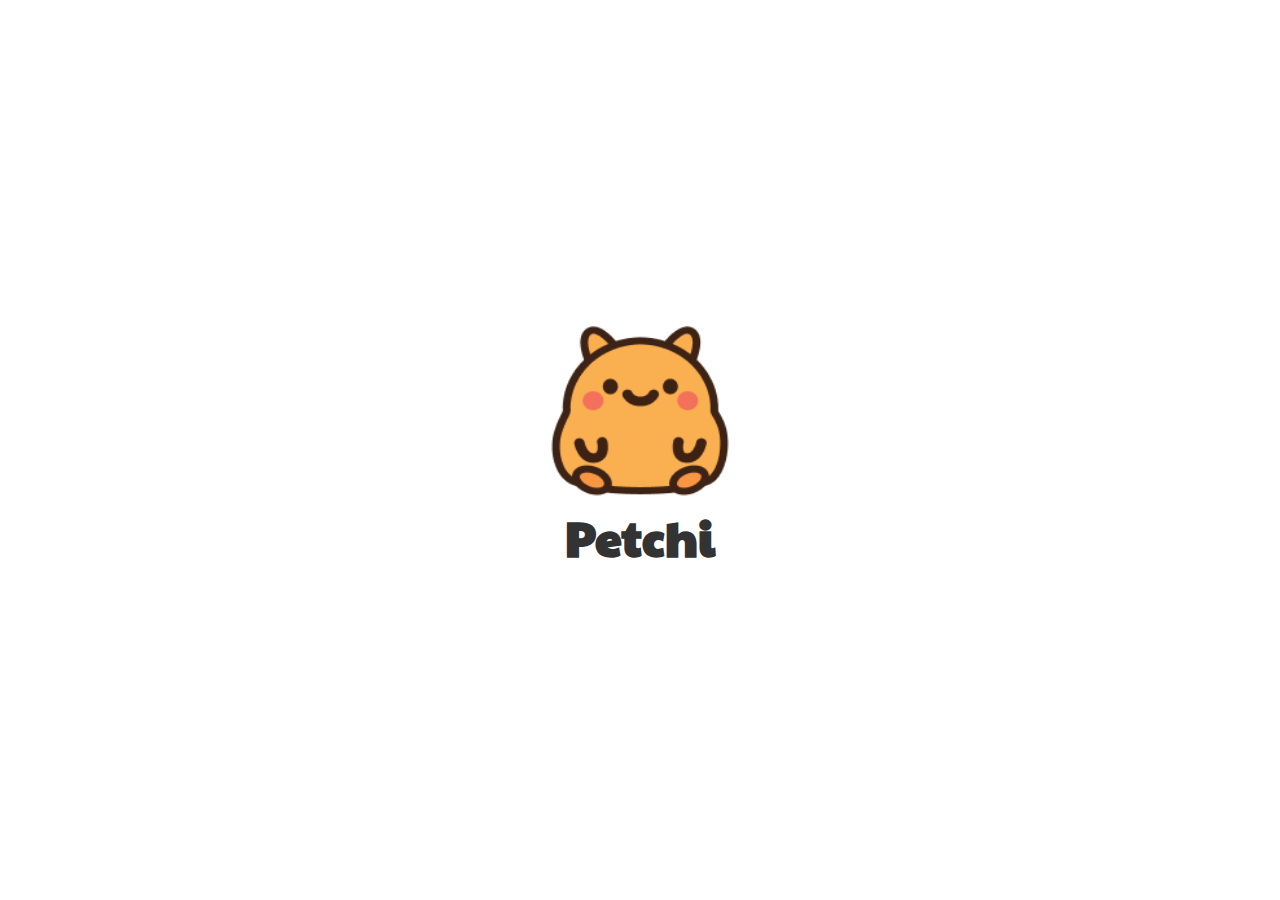
<file: index.html>
<!DOCTYPE html>
<html lang="en">
<head>
    <meta charset="UTF-8">
    <meta name="viewport" content="width=device-width, initial-scale=1.0, user-scalable=no">
    <meta name="apple-mobile-web-app-capable" content="yes">
    <meta name="apple-mobile-web-app-status-bar-style" content="default">
    <meta name="apple-mobile-web-app-title" content="Petchi">
    <meta name="format-detection" content="telephone=no">
    <link rel="preconnect" href="https://fonts.googleapis.com">
    <link rel="preconnect" href="https://fonts.gstatic.com" crossorigin>
    <link href="https://fonts.googleapis.com/css2?family=Paytone+One&display=swap" rel="stylesheet">
    <title>Petchi</title>
    <link rel="stylesheet" href="style.css">
</head>
<body>
    <div class="screen startup-screen active" id="startupScreen">
        <div class="pet-logo">
            <img src="imgs/petchi-happy.png" alt="Petchi" class="pet-image">
            <h1 class="app-name">Petchi</h1>
        </div>
    </div>

    <div class="screen welcome-screen" id="welcomeScreen">
        <div class="welcome-content">
            <img src="imgs/petchi-happy.png" alt="Petchi" class="pet-image">
            <h1 class="app-name">Petchi</h1>
            <p class="tagline">Where your new journey starts</p>
            <button class="start-button">Start your new journey</button>
        </div>
    </div>

    <script src="script.js"></script>
</body>
</html>
</file>
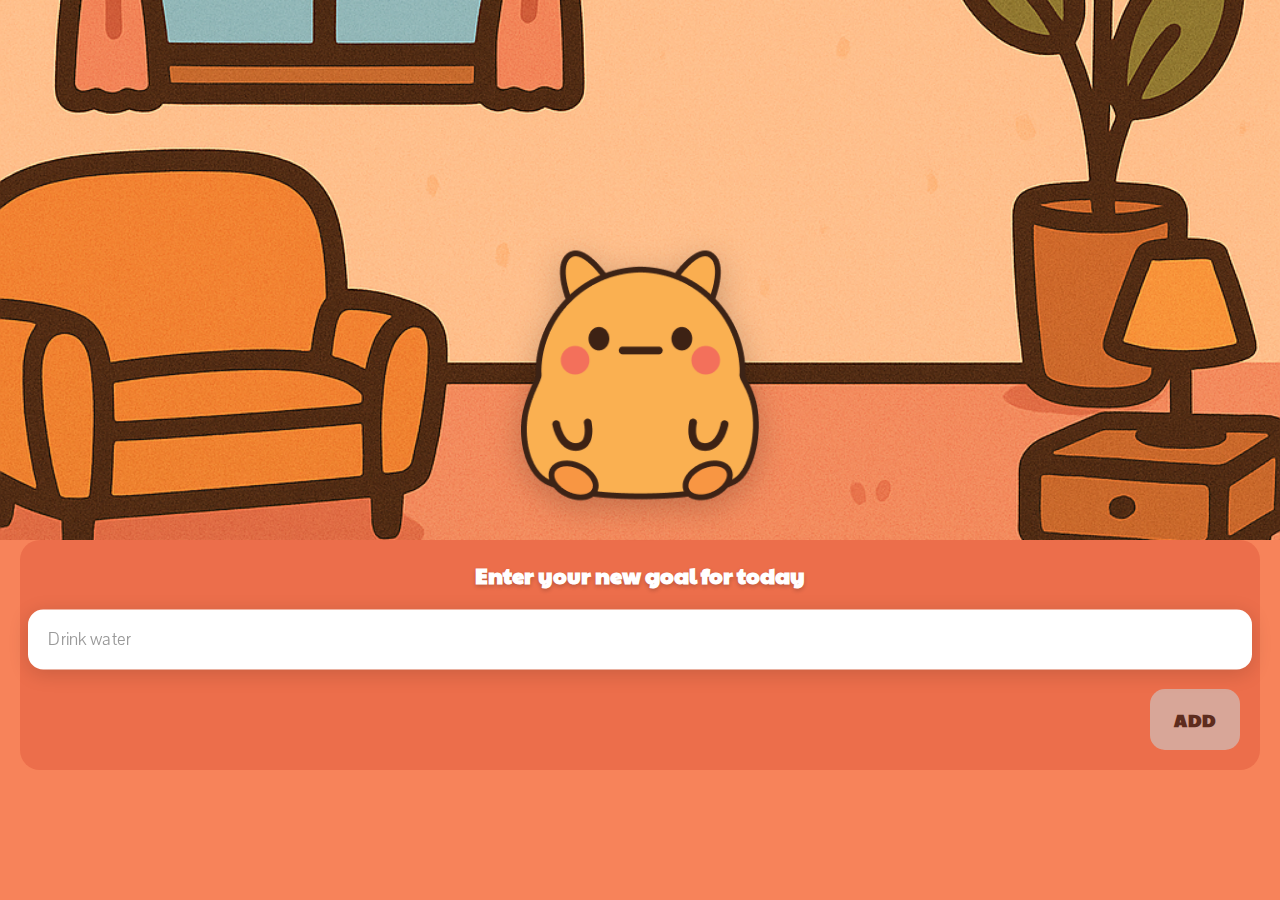
<file: add-goal.html>
<!DOCTYPE html>
<html lang="en">
<head>
    <meta charset="UTF-8">
    <meta name="viewport" content="width=device-width, initial-scale=1.0, user-scalable=no">
    <meta name="apple-mobile-web-app-capable" content="yes">
    <meta name="apple-mobile-web-app-status-bar-style" content="default">
    <meta name="apple-mobile-web-app-title" content="Petchi">
    <meta name="format-detection" content="telephone=no">
    <link rel="preconnect" href="https://fonts.googleapis.com">
    <link rel="preconnect" href="https://fonts.gstatic.com" crossorigin>
    <link href="https://fonts.googleapis.com/css2?family=Paytone+One&display=swap" rel="stylesheet">
    <title>Add Goal - Petchi</title>
    <link rel="stylesheet" href="style.css">
</head>
<body>
    <div class="screen add-goal-screen active">
        <div class="add-goal-content">
            <div class="pet-display">
                <div class="pet-background">
                    <img src="imgs/background-petchi.png" alt="Pet Home" class="background-image">
                </div>
                
                <div class="pet-character">
                    <img src="imgs/petchi-neutral.png" alt="Pet" class="pet-sprite" id="petSprite">
                </div>
            </div>
            
            <div class="add-goal-section">
                <h2 class="add-goal-title">Enter your new goal for today</h2>
                
                <div class="goal-input-container">
                    <input 
                        type="text" 
                        id="goalInput" 
                        class="goal-input" 
                        placeholder="Drink water"
                        maxlength="50"
                    >
                </div>
                
                <button class="add-button" id="addButton" onclick="addGoal()" disabled>
                    Add
                </button>
            </div>
        </div>
    </div>

    <script src="add-goal.js"></script>
</body>
</html>
</file>
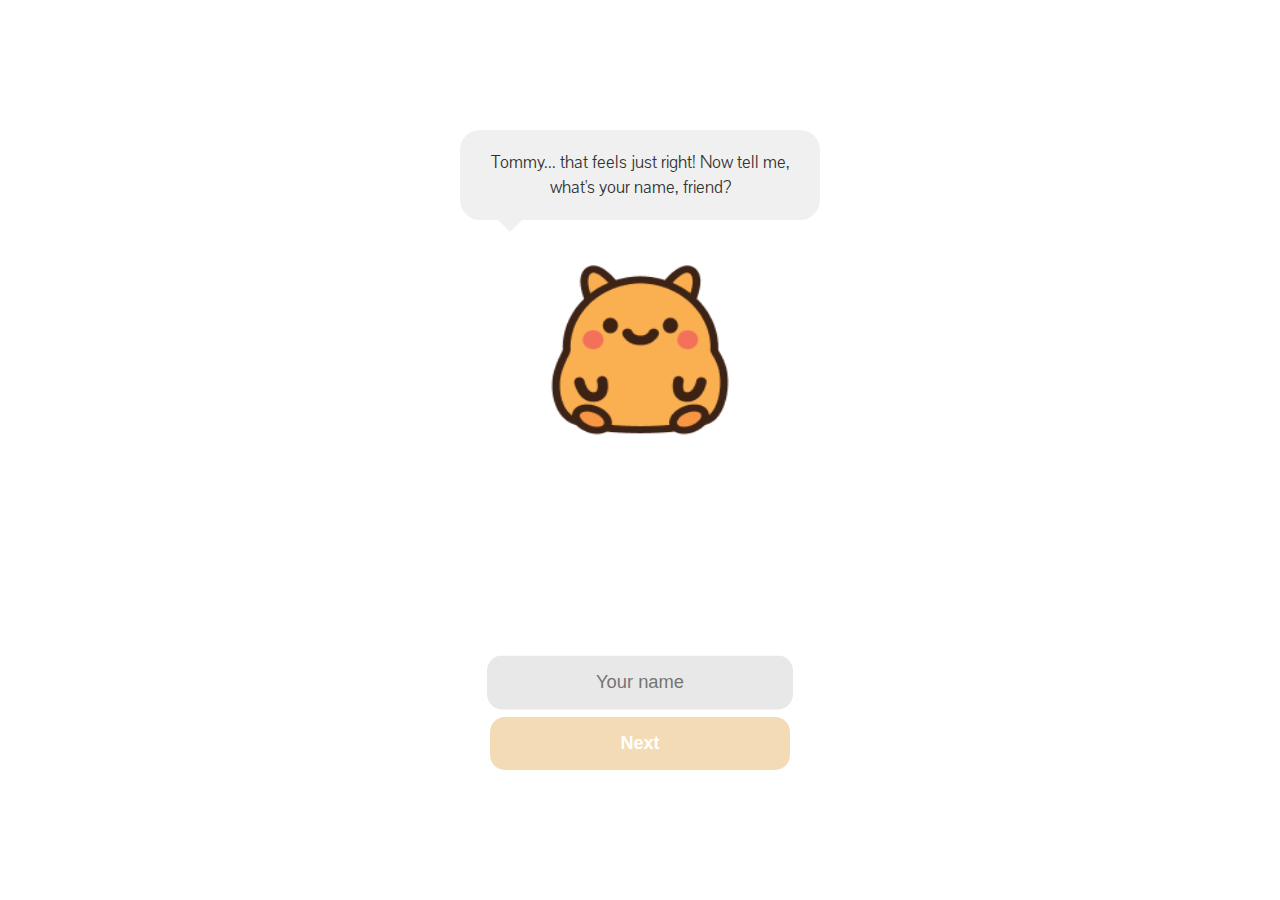
<file: ask-user-name.html>
<!DOCTYPE html>
<html lang="en">
<head>
    <meta charset="UTF-8">
    <meta name="viewport" content="width=device-width, initial-scale=1.0, user-scalable=no">
    <meta name="apple-mobile-web-app-capable" content="yes">
    <meta name="apple-mobile-web-app-status-bar-style" content="default">
    <meta name="apple-mobile-web-app-title" content="Petchi">
    <meta name="format-detection" content="telephone=no">
    <link rel="preconnect" href="https://fonts.googleapis.com">
    <link rel="preconnect" href="https://fonts.gstatic.com" crossorigin>
    <link href="https://fonts.googleapis.com/css2?family=Paytone+One&display=swap" rel="stylesheet">
    <title>Meet Your Pet</title>
    <link rel="stylesheet" href="style.css">
</head>
<body>
    <div class="screen ask-name-screen active">
        <div class="ask-name-content">
            <div class="speech-bubble">
                <p class="tommy-speech" id="tommySpeech">Loading...</p>
            </div>
            
            <div class="pet-container">
                <img src="imgs/petchi-happy.png" alt="Pet" class="pet-image" id="petImage">
            </div>
            
            <div class="bottom-controls">
                <div class="input-section">
                    <input type="text" 
                           class="name-input" 
                           placeholder="Your name" 
                           id="userNameInput" 
                           maxlength="20">
                </div>
                
                <div class="button-section">
                    <button class="next-button" onclick="confirmUserName()">Next</button>
                </div>
            </div>
        </div>
    </div>

    <script src="ask-user-name.js"></script>
</body>
</html>
</file>
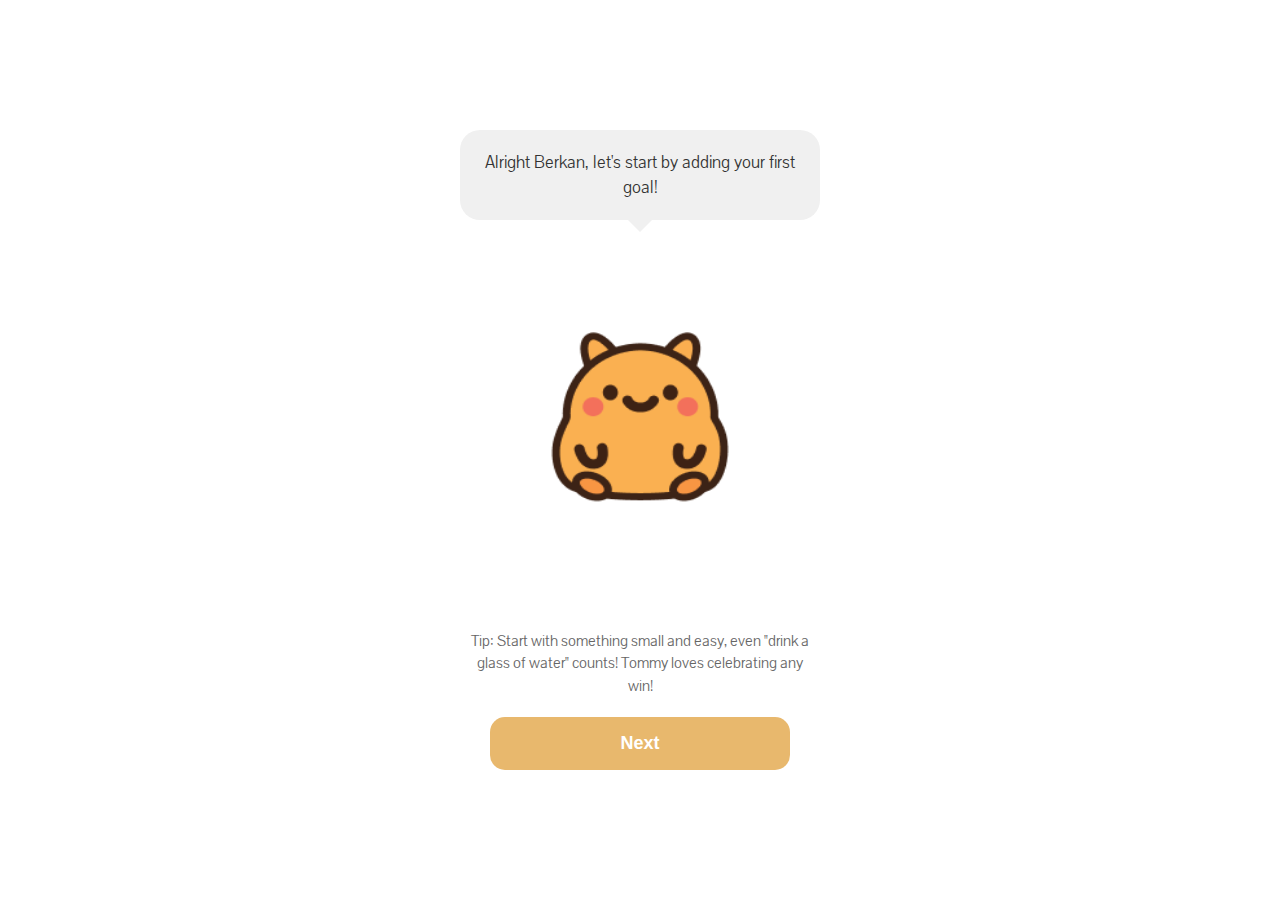
<file: first-goal.html>
<!DOCTYPE html>
<html lang="en">
<head>
    <meta charset="UTF-8">
    <meta name="viewport" content="width=device-width, initial-scale=1.0, user-scalable=no">
    <meta name="apple-mobile-web-app-capable" content="yes">
    <meta name="apple-mobile-web-app-status-bar-style" content="default">
    <meta name="apple-mobile-web-app-title" content="Petchi">
    <meta name="format-detection" content="telephone=no">
    <link rel="preconnect" href="https://fonts.googleapis.com">
    <link rel="preconnect" href="https://fonts.gstatic.com" crossorigin>
    <link href="https://fonts.googleapis.com/css2?family=Paytone+One&display=swap" rel="stylesheet">
    <title>First Goal</title>
    <link rel="stylesheet" href="style.css">
</head>
<body>
    <div class="screen first-goal-screen active">
        <div class="first-goal-content">
            <div class="speech-bubble">
                <p class="tommy-speech" id="greetingText">Alright, let's start by adding your first goal!</p>
            </div>
            
            <div class="pet-container">
                <img src="imgs/petchi-happy.png" alt="Tommy the Pet" class="pet-image">
            </div>
            
            <div class="tip-section">
                <p class="tip-text">Tip: Start with something small and easy, even "drink a glass of water" counts! Tommy loves celebrating any win!</p>
            </div>
            
            <div class="button-section">
                <button class="next-button" onclick="proceedToGoalInput()">Next</button>
            </div>
        </div>
    </div>

    <script src="first-goal.js"></script>
</body>
</html>
</file>
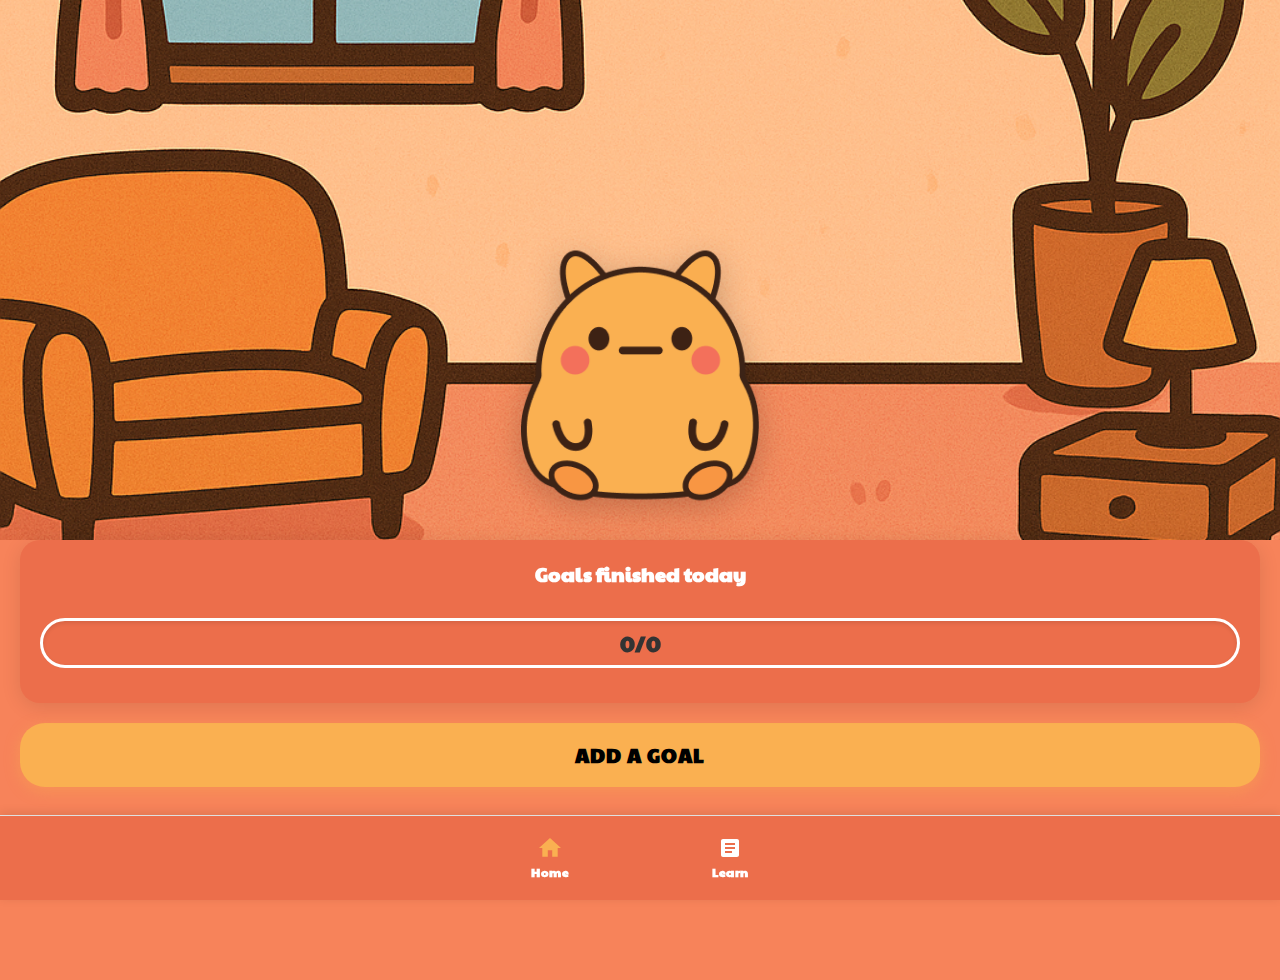
<file: homepage.html>
<!DOCTYPE html>
<html lang="en">
<head>
    <meta charset="UTF-8">
    <meta name="viewport" content="width=device-width, initial-scale=1.0, user-scalable=no">
    <meta name="apple-mobile-web-app-capable" content="yes">
    <meta name="apple-mobile-web-app-status-bar-style" content="default">
    <meta name="apple-mobile-web-app-title" content="Petchi">
    <meta name="format-detection" content="telephone=no">
    <link rel="preconnect" href="https://fonts.googleapis.com">
    <link rel="preconnect" href="https://fonts.gstatic.com" crossorigin>
    <link href="https://fonts.googleapis.com/css2?family=Paytone+One&display=swap" rel="stylesheet">
    <title>Petchi - Home</title>
    <link rel="stylesheet" href="style.css">
</head>
<body>
    <!-- Home Screen -->
    <div class="screen homepage-screen active" id="homeScreen">
        <div class="homepage-content">
            <div class="pet-display">
                <div class="pet-background">
                    <img src="imgs/background-petchi.png" alt="Pet Home" class="background-image">
                </div>
                
                <div class="pet-character">
                    <img src="imgs/petchi-neutral.png" alt="Pet" class="pet-sprite" id="petSprite">
                </div>
            </div>
            
            <div class="goals-section">
                <div class="goals-header">
                    <h3>Goals finished today</h3>
                </div>
                
                <div class="progress-container">
                    <div class="progress-bar">
                        <div class="progress-fill" id="progressFill"></div>
                        <span class="progress-text" id="progressText">0/3</span>
                    </div>
                </div>
                
                <div class="goals-list" id="goalsList">
                </div>
            </div>
            
            <div class="action-section">
                <button class="add-goal-button" onclick="addNewGoal()">
                    Add a goal
                </button>
            </div>
        </div>
    </div>

    <!-- Learning Screen -->
    <div class="learning-screen hidden" id="learningScreen">
        <div class="learning-content">
            <div class="learning-header">
                <h1 class="learning-title">Grow with Others</h1>
                <p class="learning-subtitle">Discover productivity tips and techniques to help you and your pet thrive</p>
            </div>
            
<div class="articles-container" id="articlesContainer">
    <div class="article-card" onclick="openArticle('https://www.simplilearn.com/best-productivity-hacks-to-get-more-done-article')">
        <span class="article-tag">PRODUCTIVITY</span>
        <h3 class="article-title">30 Productivity Hacks That Actually Work in 2025</h3>
        <p class="article-description">Discover proven productivity strategies to help you work more efficiently and create more free time in your day.</p>
        <div class="article-meta">
            <span class="read-time">8 min read</span>
            <span>🔥 Trending</span>
        </div>
    </div>

    <div class="article-card" onclick="openArticle('https://www.productiveblogging.com/productivity-habits/')">
        <span class="article-tag">HABITS</span>
        <h3 class="article-title">21 Habits That Will Boost Your Productivity</h3>
        <p class="article-description">Learn powerful habits that successful people use to massively increase their productivity and achieve their goals.</p>
        <div class="article-meta">
            <span class="read-time">12 min read</span>
            <span>📊 Data-driven</span>
        </div>
    </div>

    <div class="article-card" onclick="openArticle('https://textexpander.com/blog/productivity-hacks')">
        <span class="article-tag">TIME MANAGEMENT</span>
        <h3 class="article-title">Top 23 Productivity Hacks for 2025</h3>
        <p class="article-description">Master time management with proven techniques like the Pomodoro method, time blocking, and task batching.</p>
        <div class="article-meta">
            <span class="read-time">10 min read</span>
            <span>⏰ Time-tested</span>
        </div>
    </div>

    <div class="article-card" onclick="openArticle('https://agemate.com/en-us/blogs/news/building-new-and-lasting-habits-in-2025')">
        <span class="article-tag">GOAL SETTING</span>
        <h3 class="article-title">Building New and Lasting Habits in 2025</h3>
        <p class="article-description">Science-backed techniques to create behaviors that stick, from micro-habits to habit stacking strategies.</p>
        <div class="article-meta">
            <span class="read-time">6 min read</span>
            <span>🧠 Science-based</span>
        </div>
    </div>

    <div class="article-card" onclick="openArticle('https://juliety.com/productivity-tips')">
        <span class="article-tag">LIFESTYLE</span>
        <h3 class="article-title">100 Productivity Tips for Your Best Year Yet</h3>
        <p class="article-description">A comprehensive guide covering time management, planning, mindset, and workflow optimization strategies.</p>
        <div class="article-meta">
            <span class="read-time">15 min read</span>
            <span>📚 Complete guide</span>
        </div>
    </div>
</div>
        </div>
    </div>

    <!-- Navigation Bar -->
    <nav class="navbar">
        <div class="navbar-container">
            <div class="nav-item active" onclick="switchToHome()">
                <svg class="nav-icon" viewBox="0 0 24 24" fill="currentColor">
                    <path d="M10 20v-6h4v6h5v-8h3L12 3 2 12h3v8z"/>
                </svg>
                <span class="nav-label">Home</span>
            </div>
            
            <div class="nav-item" onclick="switchToLearning()">
                <svg class="nav-icon" viewBox="0 0 24 24" fill="currentColor">
                    <path d="M19 3H5c-1.1 0-2 .9-2 2v14c0 1.1.9 2 2 2h14c1.1 0 2-.9 2-2V5c0-1.1-.9-2-2-2zm-5 14H7v-2h7v2zm3-4H7v-2h10v2zm0-4H7V7h10v2z"/>
                </svg>
                <span class="nav-label">Learn</span>
            </div>
        </div>
    </nav>

    <script src="homepage.js"></script>
</body>
</html>
</file>
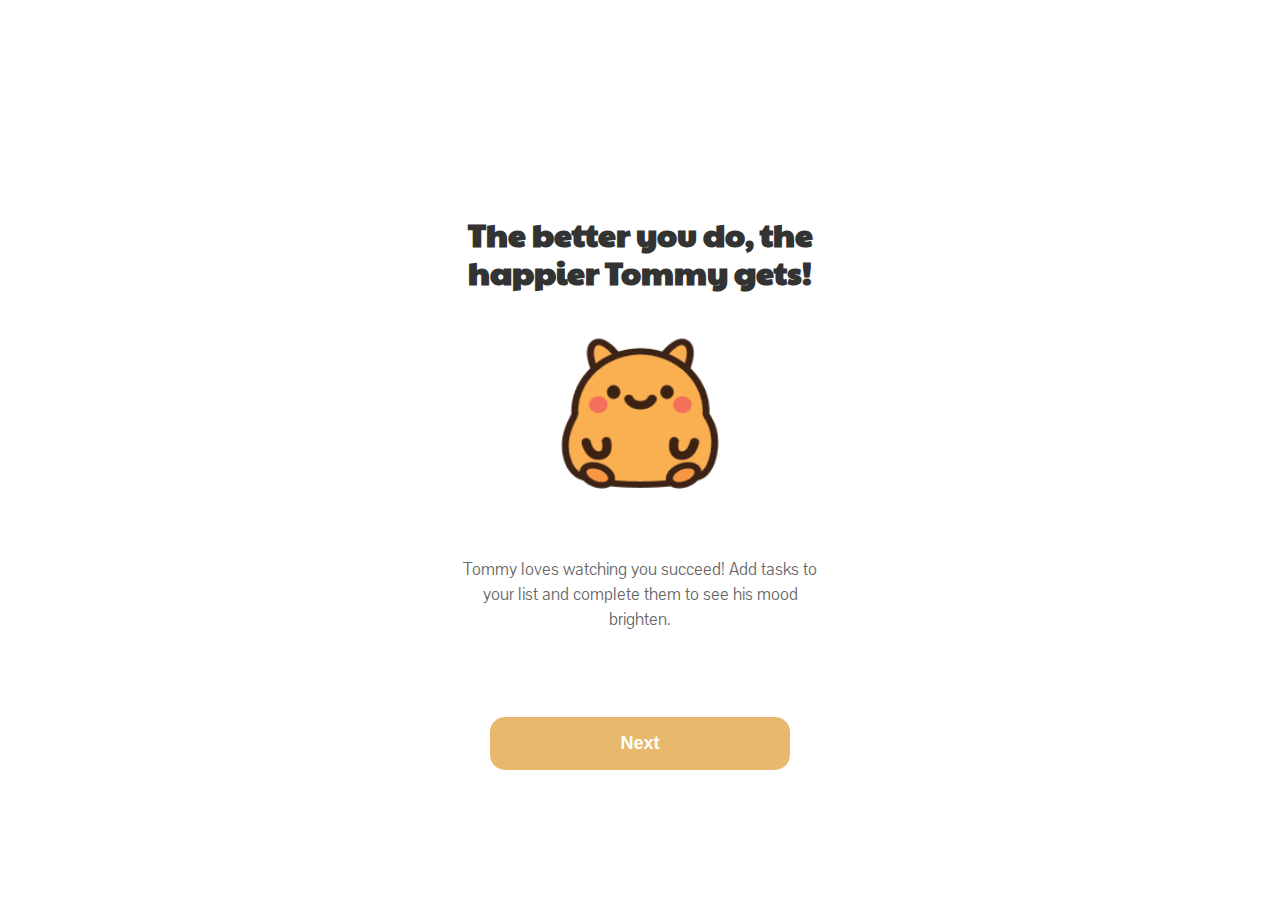
<file: intro-explanation.html>
<!DOCTYPE html>
<html lang="en">
<head>
    <meta charset="UTF-8">
    <meta name="viewport" content="width=device-width, initial-scale=1.0, user-scalable=no">
    <meta name="apple-mobile-web-app-capable" content="yes">
    <meta name="apple-mobile-web-app-status-bar-style" content="default">
    <meta name="apple-mobile-web-app-title" content="Petchi">
    <meta name="format-detection" content="telephone=no">
    <link rel="preconnect" href="https://fonts.googleapis.com">
    <link rel="preconnect" href="https://fonts.gstatic.com" crossorigin>
    <link href="https://fonts.googleapis.com/css2?family=Paytone+One&display=swap" rel="stylesheet">
    <title>How It Works</title>
    <link rel="stylesheet" href="style.css">
</head>
<body>
    <div class="screen intro-screen active">
        <div class="intro-content">
            <div class="intro-text">
                <h1 class="intro-title" id="introTitle">The better you do, the happier Tommy gets!</h1>
                <div class="pet-container">
                    <img src="imgs/petchi-happy.png" alt="Pet" class="pet-image">
                </div>
                <p class="intro-description" id="introDescription">Tommy loves watching you succeed! Add tasks to your list and complete them to see his mood brighten.</p>
            </div>
            
            <div class="button-section">
                <button class="next-button" onclick="goToMainApp()">Next</button>
            </div>
        </div>
    </div>

    <script src="intro-explanation.js"></script>
</body>
</html>
</file>
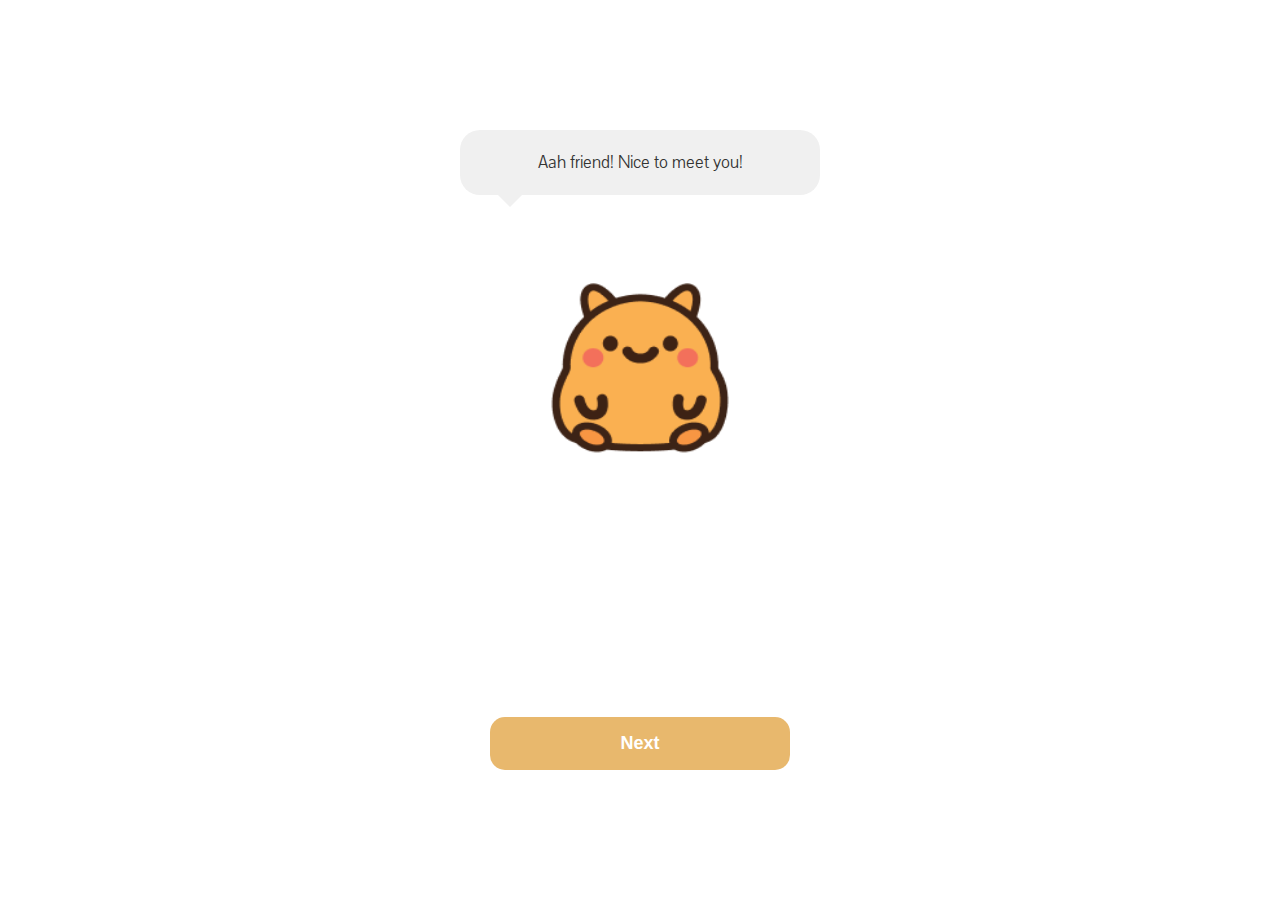
<file: meet-user.html>
<!DOCTYPE html>
<html lang="en">
<head>
    <meta charset="UTF-8">
    <meta name="viewport" content="width=device-width, initial-scale=1.0, user-scalable=no">
    <meta name="apple-mobile-web-app-capable" content="yes">
    <meta name="apple-mobile-web-app-status-bar-style" content="default">
    <meta name="apple-mobile-web-app-title" content="Petchi">
    <meta name="format-detection" content="telephone=no">
    <link rel="preconnect" href="https://fonts.googleapis.com">
    <link rel="preconnect" href="https://fonts.gstatic.com" crossorigin>
    <link href="https://fonts.googleapis.com/css2?family=Paytone+One&display=swap" rel="stylesheet">
    <title>Nice to Meet You</title>
    <link rel="stylesheet" href="style.css">
</head>
<body>
    <div class="screen meet-user-screen active">
        <div class="meet-user-content">
            <div class="speech-bubble">
                <p class="tommy-speech" id="meetUserSpeech">Loading...</p>
            </div>
            
            <div class="pet-container">
                <img src="imgs/petchi-happy.png" alt="Pet" class="pet-image">
            </div>
            
            <div class="button-section">
                <button class="next-button" onclick="goToExplanation()">Next</button>
            </div>
        </div>
    </div>

    <script src="meet-user.js"></script>
</body>
</html>
</file>
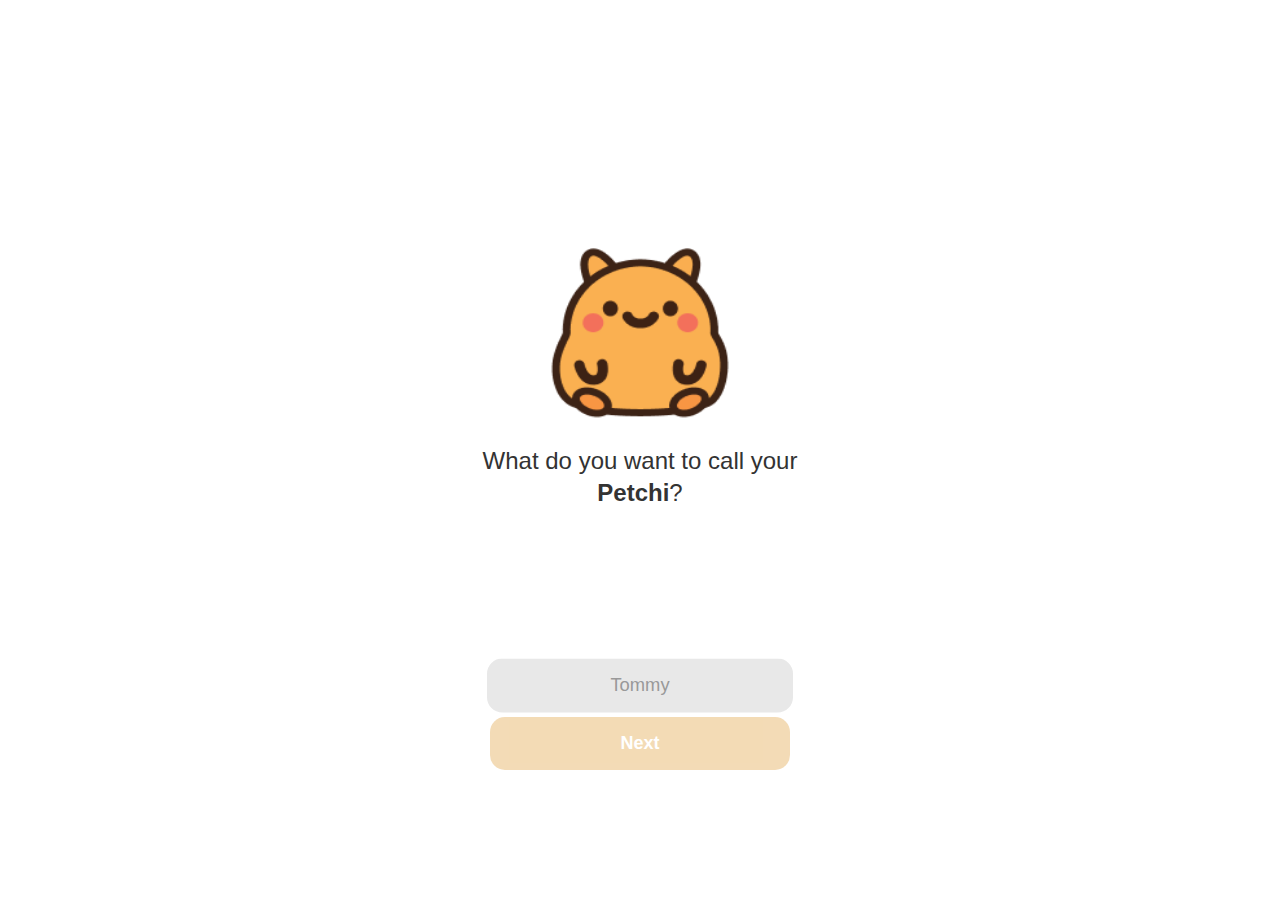
<file: name-pet.html>
<!DOCTYPE html>
<html lang="en">
<head>
    <meta charset="UTF-8">
    <meta name="viewport" content="width=device-width, initial-scale=1.0, user-scalable=no">
    <meta name="apple-mobile-web-app-capable" content="yes">
    <meta name="apple-mobile-web-app-status-bar-style" content="default">
    <meta name="apple-mobile-web-app-title" content="Petchi">
    
    <title>Name Your Petchi</title>
    
    <link rel="stylesheet" href="style.css">
</head>
<body>
    <div class="screen name-pet-screen active">
<div class="name-pet-content">
    <div class="pet-and-question">
        <div class="pet-container">
            <img src="imgs/petchi-happy.png" alt="Petchi" class="pet-image">
        </div>
        
        <div class="question-section">
            <h2 class="question-text">
                What do you want to call your <span class="highlight">Petchi</span>?
            </h2>
        </div>
    </div>
    
    <div class="bottom-controls">
        <div class="input-section">
            <input type="text" 
                   class="name-input" 
                   placeholder="Tommy" 
                   id="petNameInput" 
                   maxlength="20">
        </div>
        
        <div class="button-section">
            <button class="next-button" onclick="confirmName()">Next</button>
        </div>
    </div>
</div>

    <script src="name-pet.js"></script>
</body>
</html>
</file>
<file: style.css>
@font-face {
    font-family: 'Pavanam';
    src: url('fonts/Pavanam-Regular.ttf') format('truetype');
    font-weight: normal;
    font-style: normal;
}

* {
    margin: 0;
    padding: 0;
    box-sizing: border-box;
    -webkit-tap-highlight-color: transparent;
}

body {
    font-family: "Paytone One", sans-serif;
    background-color: #f5f5f5;
    overflow: hidden;
    -webkit-user-select: none;
    user-select: none;
    -webkit-overflow-scrolling: touch;
}

body.homepage-active {
    overflow-y: auto;
    overflow-x: hidden;
}

.screen {
    position: fixed;
    top: 0;
    left: 0;
    width: 100vw;
    height: 100vh;
    display: flex;
    align-items: center;
    justify-content: center;
    opacity: 0;
    visibility: hidden;
    transition: all 0.5s ease;
}

.screen.active {
    opacity: 1;
    visibility: visible;
}

.startup-screen {
    background-color: #ffffff;
}

.pet-logo {
    text-align: center;
    animation: gentle-bounce 2s ease-in-out infinite;
}

.welcome-screen {
    background-color: #ffffff;
}

.welcome-content {
    text-align: center;
    padding: 40px 20px;
    max-width: 400px;
    width: 90%;
}

.pet-image {
    width: clamp(180px, 40vw, 180px);
    height: clamp(180px, 40vw, 180px);
    margin-bottom: 20px;
    transition: transform 0.2s ease;
}

.app-name {
    font-size: clamp(32px, 8vw, 48px); 
    font-weight: bold;
    color: #333;
    margin-top: -20px;
    margin-bottom: 10px;
}

.tagline {
    font-size: clamp(16px, 4vw, 18px);
    color: #666;
    margin-bottom: 40px;
    margin-top: -12px;
    line-height: 1.4;
    font-family: 'Pavanam', sans-serif; 
}

.start-button {
    background-color: #FAB051;
    color: white;
    border: none;
    border-radius: 20px;
    padding: 16px 32px;
    font-size: clamp(18px, 4vw, 18px);
    font-weight: 600;
    cursor: pointer;
    transition: all 0.2s ease;
    width: 100%;
    max-width: 300px;
    margin-top: 200px;
    min-height: 44px;
    touch-action: manipulation;
    font-family: paytone one, sans-serif;
}

.start-button:active {
    transform: scale(0.96);
    background-color: #D4A853;
}

.name-pet-screen {
    background-color: #ffffff;
}

.name-pet-content {
    text-align: center;
    padding: 40px 20px;
    max-width: 400px;
    width: 90%;
    display: flex;
    flex-direction: column;
    height: 80vh;
    justify-content: flex-start; 
    gap: 20px; 
}

.question-section {
    flex: 0 0 auto;
    margin-bottom: 20px;
}

.question-text {
    font-size: clamp(20px, 5vw, 24px);
    color: #333;
    line-height: 1.3;
    font-weight: 400;
}

.highlight {
    font-weight: bold;
    color: #333;
}

.name-input {
    width: 100%;
    max-width: 300px;
    padding: 16px 20px;
    font-size: clamp(16px, 4vw, 18px);
    border: none;
    border-radius: 15px;
    background-color: #f0f0f0;
    text-align: center;
    font-weight: 500;
    color: #333;
    outline: none;
    transition: all 0.3s ease;

}

.name-input:focus {
    background-color: #e8e8e8;
    transform: scale(1.02);

}

.name-pet-screen .name-input::placeholder,
#petNameInput::placeholder {
    color: #999 !important;
    font-weight: 400 !important;

}

.button-section {
    flex: 0 0 auto;
}

.next-button {
    background-color: #E8B86D;
    color: white;
    padding: 16px 32px;
    width: 100%;
    max-width: 300px;
    border-radius: 15px;
    border: none;
    font-size: clamp(16px, 4vw, 18px);
    font-weight: 600;
    cursor: pointer;
    transition: all 0.2s ease;
    min-height: 44px;
    touch-action: manipulation;
}

.next-button:active {
    transform: scale(0.96);
    background-color: #D4A853;

}

.next-button:disabled {
    background-color: #E8B86D;
    cursor: not-allowed;
    opacity: 0.5;

}

.name-pet-screen .pet-image {
    width: clamp(180px, 40vw, 180px);
    height: clamp(180px, 40vw, 180px);
}

.pet-and-question {
    flex: 1; 
    display: flex;
    flex-direction: column;
    justify-content: center; 
    align-items: center;
}

.bottom-controls {
    flex: 0 0 auto;
    display: flex;
    flex-direction: column;
    gap: 5px;
}

.ask-name-screen {
    background-color: #ffffff;
}

.ask-name-content {
    text-align: center;
    padding: 40px 20px;
    max-width: 400px;
    width: 90%;
    display: flex;
    flex-direction: column;
    height: 80vh;
    justify-content: flex-start;
    gap: 20px;
}

.speech-bubble {
    background-color: #f0f0f0;
    border-radius: 20px;
    padding: 20px;
    position: relative;
    margin-bottom: -160px;
}

.speech-bubble::after {
    content: '';
    position: absolute;
    bottom: -12px;
    left: 35px;
    width: 0;
    height: 0;
    border-left: 15px solid transparent;
    border-right: 15px solid transparent;
    border-top: 15px solid #f0f0f0;
}

.tommy-speech {
    font-size: clamp(16px, 4vw, 18px);
    color: #333;
    line-height: 1.4;
    margin: 0;
    font-family: 'Pavanam', sans-serif;
}

.ask-name-content .pet-container {
    flex: 1;
    display: flex;
    align-items: center;
    justify-content: center;
}

.ask-name-content .bottom-controls {
    flex: 0 0 auto;
    display: flex;
    flex-direction: column;
    gap: 8px;
}

.ask-name-content .pet-image {
    width: clamp(180px, 40vw, 180px);
    height: clamp(180px, 40vw, 180px);
}

/* Intro Explanation Screen */
.intro-screen {
    background-color: #ffffff;
}

.intro-content {
    text-align: center;
    padding: 40px 20px;
    max-width: 400px;
    width: 90%;
    display: flex;
    flex-direction: column;
    height: 80vh;
    justify-content: space-between;
}

.intro-text {
    flex: 1;
    display: flex;
    flex-direction: column;
    justify-content: center;
    align-items: center;
    gap: 20px;
}

.intro-title {
    font-size: clamp(24px, 6vw, 32px);
    color: #333;
    line-height: 1.2;
    font-weight: bold;
    margin: 0;
}

.intro-description {
    font-size: clamp(16px, 4vw, 18px);
    color: #666;
    line-height: 1.4;
    margin: 0;
    font-family: 'Pavanam', sans-serif;
}

.intro-content .pet-container {
    margin: 20px 0;
}

.intro-content .pet-image {
    width: clamp(120px, 30vw, 160px);
    height: clamp(120px, 30vw, 160px);
    animation: gentle-bounce 2s ease-in-out infinite;
}

.intro-content .button-section {
    flex: 0 0 auto;
}

/* Meet User Screen */
.meet-user-screen {
    background-color: #ffffff;
}

.meet-user-content {
    text-align: center;
    padding: 40px 20px;
    max-width: 400px;
    width: 90%;
    display: flex;
    flex-direction: column;
    height: 80vh;
    justify-content: space-between;
}

.meet-user-content .speech-bubble {
    flex: 0 0 auto;
}

.meet-user-content .pet-container {
    flex: 1;
    display: flex;
    align-items: center;
    justify-content: center;
}

.meet-user-content .button-section {
    flex: 0 0 auto;
}

/* First Goal Screen */
.first-goal-screen {
    background-color: #ffffff;
}

.first-goal-content {
    text-align: center;
    padding: 40px 20px;
    max-width: 400px;
    width: 90%;
    display: flex;
    flex-direction: column;
    height: 80vh;
    justify-content: space-between;
}

.first-goal-content .speech-bubble {
    flex: 0 0 auto;
    margin-bottom: 0;
    background-color: #f0f0f0;
    border-radius: 20px;
    padding: 20px;
    position: relative;
}

.first-goal-content .speech-bubble::after {
    content: '';
    position: absolute;
    bottom: -12px;
    left: 50%;
    transform: translateX(-50%);
    width: 0;
    height: 0;
    border-left: 15px solid transparent;
    border-right: 15px solid transparent;
    border-top: 15px solid #f0f0f0;
}

.first-goal-content .pet-container {
    flex: 1;
    display: flex;
    align-items: center;
    justify-content: center;
    margin: 20px 0;
}

.first-goal-content .pet-image {
    width: clamp(160px, 35vw, 180px);
    height: clamp(160px, 35vw, 180px);
    animation: gentle-bounce 2s ease-in-out infinite;
}

.tip-section {
    flex: 0 0 auto;
    margin-bottom: 20px;
}

.tip-text {
    font-size: clamp(14px, 3.5vw, 16px);
    color: #666;
    line-height: 1.4;
    margin: 0;
    font-family: 'Pavanam', sans-serif;
    padding: 0 10px;
}

.first-goal-content .button-section {
    flex: 0 0 auto;
}

.homepage-screen {
    background: #F7835A;
    position: static;
    height: auto;
    min-height: 100vh;
    overflow-y: visible;
    padding: 0;
    padding-bottom: calc(80px + env(safe-area-inset-bottom));

}

.homepage-content {
    padding: 0;
    max-width: 100%;
    width: 100%;
    display: flex;
    flex-direction: column;
    min-height: 100vh;
    justify-content: flex-start;
    gap: 0;
    margin: 0;
}

.pet-display {
    position: relative;
    flex: 0 0 auto;
    display: flex;
    flex-direction: column;
    align-items: center;
    justify-content: center;
    width: 100vw;
    height: 60vh;
    max-height: none;
    margin: 0;
    padding: 0; 
}

.pet-background {
    position: relative;
    width: 100%;
    height: 100%;
    max-width: none;
    max-height: none;
}

.background-image {
    width: 100%;
    height: 100%;
    object-fit: cover;
    border-radius: 0;
}

.pet-character {
    position: absolute;
    top: 70%;
    left: 50%;
    transform: translate(-50%, -50%);
    z-index: 2;
}

.pet-sprite {
    width: clamp(250px, 30vw, 160px);
    height: clamp(250px, 30vw, 160px);
    object-fit: contain;
    transition: all 0.3s ease;
    animation: gentle-breathing 3s ease-in-out infinite;
    filter: drop-shadow(0 8px 16px rgba(0, 0, 0, 0.2));

}

.pet-sprite.happy {
    animation: happy-bounce 1s ease-in-out infinite;
    filter: drop-shadow(0 8px 16px rgba(0, 0, 0, 0.2));

}

.pet-sprite.sad {
    animation: sad-droop 2s ease-in-out infinite;
    filter: drop-shadow(0 8px 16px rgba(0, 0, 0, 0.2));

}

/* Goals Progress Section */
.goals-section {
    flex: 0 0 auto;
    background-color: #EC6E4B;
    border-radius: 20px;
    padding: 20px;
    backdrop-filter: blur(10px);
    box-shadow: 0 4px 20px rgba(0,0,0,0.1);
    margin: 0 20px 20px 20px;
    display: flex;
    flex-direction: column;
    gap: 15px;
}

.goals-header h3 {
    font-size: clamp(16px, 4vw, 20px);
    color: #ffffff;
    margin: 0 0 15px 0;
    text-align: center;
    font-weight: 600;
}

.progress-container {
    position: relative;
}

.progress-bar {
    background-color: #EC6E4B;
    border-radius: 25px;
    height: 50px;
    position: relative;
    overflow: hidden;
    border: 3px solid #fff; 
    box-shadow: inset 0 2px 4px rgba(0,0,0,0.1);
}

.progress-fill {
    background: linear-gradient(90deg, #4CAF50 0%, #8BC34A 100%);
    height: 100%;
    width: 0%;
    border-radius: 22px;
    transition: width 0.5s ease;
    position: relative;
}

.progress-fill::after {
    content: '';
    position: absolute;
    top: 0;
    left: 0;
    right: 0;
    bottom: 0;
    background: linear-gradient(90deg, transparent 0%, rgba(255,255,255,0.3) 50%, transparent 100%);
    animation: shimmer 2s infinite;
}

.progress-text {
    position: absolute;
    top: 50%;
    left: 50%;
    transform: translate(-50%, -50%);
    font-size: clamp(18px, 4vw, 22px);
    font-weight: bold;
    color: #333;
    z-index: 2;
}

/* Goals List */
.goals-list {
    display: flex;
    flex-direction: column;
    gap: 10px;
    max-height: 200px;
    overflow-y: auto;
}

.goal-item {
    background-color: #fff;
    border-radius: 15px;
    padding: 15px 20px;
    display: flex;
    align-items: center;
    justify-content: space-between;
    box-shadow: 0 2px 8px rgba(0,0,0,0.05);
    transition: all 0.2s ease;
}

.goal-actions {
    display: flex;
    align-items: center;
    gap: 10px;
    flex-shrink: 0;
}

.goal-item.completed {
    background-color: #f8f8f8;
    opacity: 0.8;
}

.delete-goal-btn {
    width: 28px;
    height: 28px;
    display: flex;
    align-items: center;
    justify-content: center;
    font-size: 14px;
    cursor: pointer;
    border-radius: 50%;
    transition: all 0.2s ease;
    opacity: 0.6;
    background: transparent;
}

.delete-goal-btn:hover {
    opacity: 1;
    background: rgba(255, 0, 0, 0.1);
    transform: scale(1.1);
}

.delete-goal-btn:active {
    transform: scale(0.9);
    background: rgba(255, 0, 0, 0.2);
}

.goal-text {
    font-size: clamp(14px, 3.5vw, 16px);
    color: #333;
    font-family: 'Pavanam', sans-serif;
    font-weight: 500;
    flex: 1;
    margin: 0;
    margin-right: 15px; 
}

.goal-item.completed .goal-text {
    text-decoration: line-through;
    color: #666;
}

.goal-checkbox {
    width: 30px;
    height: 30px;
    border-radius: 50%;
    background-color: #e0e0e0;
    display: flex;
    align-items: center;
    justify-content: center;
    cursor: pointer;
    transition: all 0.2s ease;
    flex-shrink: 0;
}

.goal-checkbox.completed {
    background-color: #4CAF50;
}

.goal-checkbox:active {
    transform: scale(0.9);
}

.checkmark {
    color: white;
    font-weight: bold;
    font-size: 16px;
}

.goals-list:empty::after {
    content: "";
    display: none;
}

/* Action Section */
.action-section {
    flex: 0 0 auto;
    margin: 0 20px 60px 20px;
    margin-bottom: calc(20px + env(safe-area-inset-bottom));

}

.add-goal-button {
    background: #FAB051;
    color: black;
    border: none;
    border-radius: 25px;
    padding: 18px 32px;
    font-size: clamp(16px, 4vw, 20px);
    font-weight: bold;
    cursor: pointer;
    transition: all 0.3s ease;
    width: 100%;
    box-shadow: 0 4px 15px rgba(250, 176, 81, 0.4);
    text-transform: uppercase;
    letter-spacing: 1px;
    font-family: paytone one, sans-serif;

}

.add-goal-button:active {
    transform: scale(0.96);
    box-shadow: 0 2px 8px rgba(250, 176, 81, 0.6);
}

.add-goal-button:hover {
    transform: translateY(-2px);
    box-shadow: 0 6px 20px rgba(250, 176, 81, 0.5);
}

/* Add Goal Screen */
.add-goal-screen {
    background: #F7835A;
    position: static; 
    height: auto;
    min-height: 100vh;
    overflow-y: visible;
    padding: 0;
}

.add-goal-content {
    padding: 0;
    max-width: 100%; 
    width: 100%;
    display: flex;
    flex-direction: column;
    min-height: 100vh;
    justify-content: flex-start;
    gap: 0;
    margin: 0; 
}

.add-goal-content .pet-display {
    position: relative;
    flex: 0 0 auto;
    display: flex;
    flex-direction: column;
    align-items: center;
    justify-content: center;
    width: 100vw; 
    height: 60vh; 
    max-height: none; 
    margin: 0;
    padding: 0; 
}

.add-goal-content .pet-background {
    position: relative;
    width: 100%; 
    height: 100%;
    max-width: none;
    max-height: none; 
}

.add-goal-content .background-image {
    width: 100%;
    height: 100%;
    object-fit: cover; 
    border-radius: 0; 
}

.add-goal-content .pet-character {
    position: absolute;
    top: 50%;
    left: 50%;
    transform: translate(-50%, -50%);
    z-index: 2;
}

.add-goal-content .pet-sprite {
    width: clamp(250px, 25vw, 140px); /* Keep original sizing */
    height: clamp(250px, 25vw, 140px);
    object-fit: contain;
    animation: gentle-breathing 3s ease-in-out infinite;
}

.add-goal-content .pet-character {
    position: absolute;
    top: 70%; /* Move the container down */
    left: 50%;
    transform: translate(-50%, -50%);
    z-index: 2;
}

/* Add Goal Section */
.add-goal-section {
    background-color: #EC6E4B;
    border-radius: 20px;
    flex: 0 0 auto;
    padding: 20px;
    display: flex;
    flex-direction: column;
    gap: 20px;
    margin: 0 20px 60px 20px;
}

.add-goal-title {
    font-size: clamp(18px, 4.5vw, 22px);
    color: white;
    text-align: center;
    margin: 0;
    font-weight: bold;
    text-shadow: 0 2px 4px rgba(0,0,0,0.2);
}

.goal-input-container {
    width: 100%;
}

.goal-input {
    width: 100%;
    padding: 18px 20px;
    font-size: clamp(16px, 4vw, 18px);
    border: none;
    border-radius: 15px;
    background-color: #fff;
    color: #333;
    outline: none;
    font-family: 'Pavanam', sans-serif;
    font-weight: 500;
    box-shadow: 0 2px 10px rgba(0,0,0,0.1);
    transition: all 0.3s ease;
    box-sizing: border-box;
}

.goal-input:focus {
    transform: scale(1.02);
    box-shadow: 0 4px 20px rgba(0,0,0,0.15);
}

.goal-input::placeholder {
    color: #999;
    font-weight: 400;
}

.add-button {
    background: #FAB051;
    color: black;
    border: none;
    border-radius: 15px;
    padding: 18px 24px;
    font-size: clamp(16px, 4vw, 18px);
    font-weight: bold;
    cursor: pointer;
    transition: all 0.3s ease;
    box-shadow: 0 4px 15px rgba(250, 176, 81, 0.4);
    text-transform: uppercase;
    letter-spacing: 1px;
    align-self: flex-end;
    min-width: 0px;
    font-family: paytone one, sans-serif;
}

.add-button:disabled {
    background: #ccc;
    cursor: not-allowed;
    box-shadow: none;
    opacity: 0.6;
}

.add-button:not(:disabled):active {
    transform: scale(0.96);
    box-shadow: 0 2px 8px rgba(250, 176, 81, 0.6);
}

.add-button:not(:disabled):hover {
    transform: translateY(-2px);
    box-shadow: 0 6px 20px rgba(250, 176, 81, 0.5);
}

.navbar {
    position: fixed;
    bottom: 0;
    left: 0;
    right: 0;
    background: #EC6E4B;
    border-top: 1px solid #e0e0e0;
    padding: 12px 0 calc(12px + env(safe-area-inset-bottom));
    z-index: 1000;
    box-shadow: 0 -2px 10px rgba(0, 0, 0, 0.1);
    
}

.navbar-container {
    display: flex;
    justify-content: space-around;
    align-items: center;
    max-width: 400px;
    margin: 0 auto;
    padding: 0 20px;
}

.nav-item {
    display: flex;
    flex-direction: column;
    align-items: center;
    text-decoration: none;
    color: white;
    transition: all 0.2s ease;
    padding: 8px 12px;
    border-radius: 12px;
    min-width: 60px;
    cursor: pointer;
    
}

.nav-item.active {
    color: #fff;
}

.nav-item.active .nav-icon {
    fill: #FAB051;
    transform: scale(1.1);
}

.nav-item:active {
    transform: scale(0.95);
}

.nav-icon {
    width: 24px;
    height: 24px;
    margin-bottom: 4px;
    transition: all 0.2s ease;
}

.nav-item.active .nav-icon {
    transform: scale(1.1);
}

.nav-label {
    font-size: 12px;
    font-weight: 600;
    letter-spacing: 0.5px;
}

/* Learning Screen Styles */
.learning-screen {
    background: #F7835A;
    position: static;
    height: auto;
    min-height: 100vh;
    overflow-y: visible;
    padding: 20px 0 calc(100px + env(safe-area-inset-bottom));
}

.learning-content {
    padding: 0 20px;
    max-width: 400px;
    margin: 0 auto;
}

.learning-header {
    text-align: center;
    margin-bottom: 30px;
}

.learning-title {
    font-size: clamp(24px, 6vw, 32px);
    color: #fff;
    margin-bottom: 10px;
    font-weight: bold;
    text-shadow: 0 2px 4px rgba(0,0,0,0.2);
}

.learning-subtitle {
    font-size: clamp(14px, 3.5vw, 16px);
    color: rgba(255, 255, 255, 0.9);
    font-family: 'Pavanam', sans-serif;
    line-height: 1.4;
}

.articles-container {
    display: flex;
    flex-direction: column;
    gap: 15px;
    margin-bottom: 20px; 

}

.article-card {
    background: #fff;
    border-radius: 15px;
    padding: 20px;
    box-shadow: 0 4px 15px rgba(0, 0, 0, 0.1);
    transition: all 0.2s ease;
    cursor: pointer;
}

.article-card:active {
    transform: scale(0.98);
    box-shadow: 0 2px 8px rgba(0, 0, 0, 0.15);
}

.article-tag {
    display: inline-block;
    background: #FAB051;
    color: #333;
    font-size: 12px;
    font-weight: 600;
    padding: 4px 12px;
    border-radius: 20px;
    margin-bottom: 12px;
    font-family: 'Pavanam', sans-serif;
}

.article-title {
    font-size: clamp(16px, 4vw, 18px);
    color: #333;
    margin-bottom: 8px;
    font-weight: 600;
    line-height: 1.3;
}

.article-description {
    font-size: clamp(14px, 3.5vw, 15px);
    color: #666;
    line-height: 1.4;
    font-family: 'Pavanam', sans-serif;
    margin-bottom: 12px;
}

.article-meta {
    display: flex;
    justify-content: space-between;
    align-items: center;
    font-size: 12px;
    color: #999;
    font-family: 'Pavanam', sans-serif;
}

.read-time {
    font-weight: 500;
}

.hidden {
    display: none !important;
}


.article-card.article-read {
    opacity: 0.8;
    background: rgba(255, 255, 255, 0.9);
    border: 2px solid #4CAF50;
}

.article-card.article-read .article-title {
    color: #666;
}

.article-card.article-read .article-description {
    color: #888;
}

.read-checkmark {
    width: 20px;
    height: 20px;
    background: #4CAF50;
    color: white;
    border-radius: 50%;
    display: flex;
    align-items: center;
    justify-content: center;
    font-size: 12px;
    font-weight: bold;
    box-shadow: 0 2px 4px rgba(76, 175, 80, 0.3);
    animation: checkmark-appear 0.3s ease-in-out;
    flex-shrink: 0;
}


@keyframes slideDown {
    0% {
        transform: translateX(-50%) translateY(-100%);
        opacity: 0;
    }
    100% {
        transform: translateX(-50%) translateY(0);
        opacity: 1;
    }
}

@keyframes slideUp {
    0% {
        transform: translateX(-50%) translateY(0);
        opacity: 1;
    }
    100% {
        transform: translateX(-50%) translateY(-100%);
        opacity: 0;
    }
}

/* Checkmark animation */
@keyframes checkmark-appear {
    0% {
        transform: scale(0);
        opacity: 0;
    }
    50% {
        transform: scale(1.2);
    }
    100% {
        transform: scale(1);
        opacity: 1;
    }
}

/* Hover effects for read articles */
.article-card.article-read:hover {
    opacity: 1;
    transform: scale(1.02);
}

/* Optional: Different styling for completely read articles */
.article-card.article-read::before {
    content: '';
    position: absolute;
    top: 0;
    left: 0;
    right: 0;
    height: 3px;
    background: linear-gradient(90deg, #4CAF50, #8BC34A);
    border-radius: 15px 15px 0 0;
}

/* Stats section styling */
.reading-stats {
    text-align: center;
    margin-top: 20px;
    color: rgba(255, 255, 255, 0.8);
    font-size: 14px;
    font-family: 'Pavanam', sans-serif;
}

/* Mobile optimizations */
@media screen and (max-width: 414px) {
    .navbar-container {
        padding: 0 15px;
    }
    
    .nav-item {
        min-width: 50px;
        padding: 6px 8px;
    }
    
    .nav-icon {
        width: 22px;
        height: 22px;
    }
    
    .nav-label {
        font-size: 11px;
    }
    
    .learning-content {
        padding: 0 15px;
    }
}

/* Animations */
@keyframes gentle-breathing {
    0%, 100% {
        transform: scale(1) translateY(0px);
    }
    50% {
        transform: scale(1.02) translateY(-3px);
    }
}

@keyframes happy-bounce {
    0%, 100% {
        transform: translateY(0px);
    }
    50% {
        transform: translateY(-8px);
    }
}

@keyframes sad-droop {
    0%, 100% {
        transform: translateY(0px);
    }
    50% {
        transform: translateY(2px);
    }
}

@keyframes shimmer {
    0% {
        transform: translateX(-100%);
    }
    100% {
        transform: translateX(100%);
    }
}

@keyframes gentle-bounce {
    0%, 100% {
        transform: translateY(0px);
    }
    50% {
        transform: translateY(-10px);
    }
}

/* Mobile Optimizations */
@media screen and (max-width: 414px) {
    .name-pet-content {
        padding: 30px 15px;
    }
    
    .homepage-content {
        padding: 0;
        gap: 0;
    }

    .add-goal-content {
        padding: 0;
        gap: 0;
    }
    
    .goals-section {
        margin: 0 15px 15px 15px;
        padding: 15px;
    }

    .action-section {
        margin: 0 15px 60px 15px;
    }
    
    .progress-bar {
        height: 45px;
    }
    
    .add-goal-section {
        margin: 0 15px 60px 15px;
        padding: 15px;
        gap: 15px;
    }

    .goal-input {
        padding: 16px 18px;
    }
    
   .add-button {
        padding: 16px 32px;
    }

    .progress-bar {
        height: 45px;
    }
}

@media (hover: none) and (pointer: coarse) {
    .start-button:hover {
        background-color: #E8B86D;
        transform: none;
    }
    
    .pet-image:hover {
        transform: none;
    }
}

@media screen and (max-width: 414px) {
    .goal-actions {
        gap: 8px;
    }
    
    .delete-goal-btn {
        width: 26px;
        height: 26px;
        font-size: 12px;
    }
    
    .goal-text {
        margin-right: 10px;
    }
}

@media (hover: hover) and (pointer: fine) {
    .start-button:hover {
        background-color: #D4A853;
        transform: translateY(-2px);
    }
    
    .pet-image:hover {
        transform: scale(1.05);
    }
}

@media screen and (max-width: 414px) {
    .welcome-content {
        padding: 30px 15px;
    }
    
    .pet-image {
        margin-bottom: 15px;
    }
    
    .tagline {
        margin-bottom: 30px;
    }
}

@media screen and (max-width: 360px) {
    .welcome-content {
        padding: 20px 10px;
    }
}
</file>
